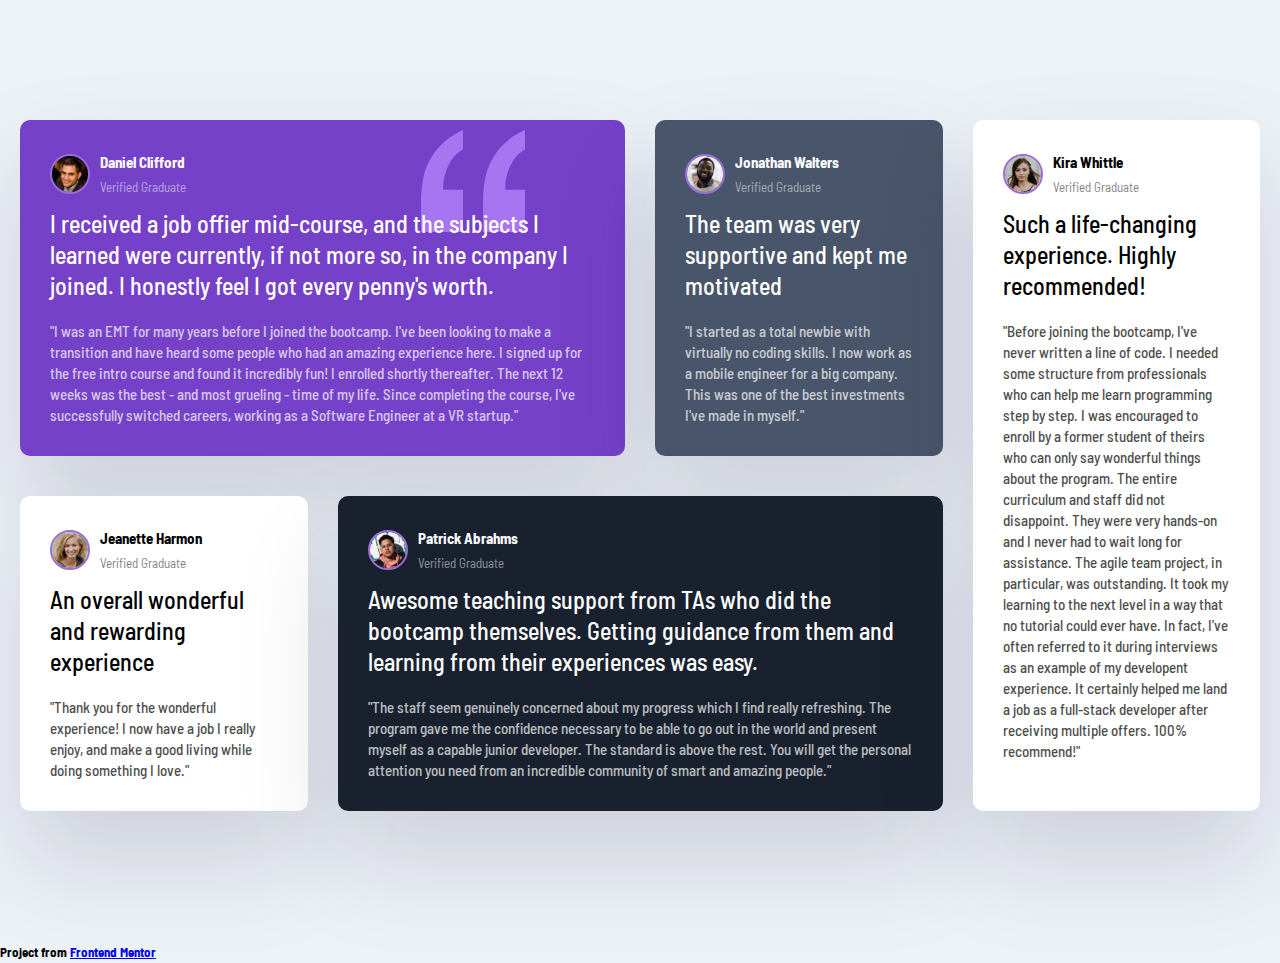
<file: project/index.html>
<!DOCTYPE html>
<html lang="en">
  <head>
    <meta charset="UTF-8" />
    <meta http-equiv="X-UA-Compatible" content="IE=edge" />
    <meta name="viewport" content="width=device-width, initial-scale=1.0" />
    <link rel="stylesheet" href="style.css" />
    <title>Testimonials</title>
  </head>
  <body>
    <!-- TESTIMONIALS GRID CONTAINER-->
    <div class="testimonials">
      <div class="card card--bg-purple">
        <!-- using the BEM syntax -->
        <header class="card__header">
          <img src="images/image-daniel.jpg" class="card_img" alt="" />
          <div>
            <h3>Daniel Clifford</h3>
            <p>Verified Graduate</p>
          </div>
        </header>
        <p class="card__lead">
          I received a job offier mid-course, and the subjects I learned were
          currently, if not more so, in the company I joined. I honestly feel I
          got every penny's worth.
        </p>
        <p class="card__quote">
          "I was an EMT for many years before I joined the bootcamp. I've been
          looking to make a transition and have heard some people who had an
          amazing experience here. I signed up for the free intro course and
          found it incredibly fun! I enrolled shortly thereafter. The next 12
          weeks was the best - and most grueling - time of my life. Since
          completing the course, I've successfully switched careers, working as
          a Software Engineer at a VR startup."
        </p>
      </div>

      <!-- Jonathan Walters -->
      <div class="card card--bg-gray-blue">
        <header class="card__header">
          <img src="images/image-jonathan.jpg" class="card_img" alt="" />
          <div>
            <h3>Jonathan Walters</h3>
            <p>Verified Graduate</p>
          </div>
        </header>
        <p class="card__lead">
          The team was very supportive and kept me motivated
        </p>
        <p class="card__quote">
          "I started as a total newbie with virtually no coding skills. I now
          work as a mobile engineer for a big company. This was one of the best
          investments I've made in myself."
        </p>
      </div>
      <!-- Jeanette Harmon -->
      <div class="card">
        <header class="card__header">
          <img src="images/image-jeanette.jpg" class="card_img" alt="" />
          <div>
            <h3>Jeanette Harmon</h3>
            <p>Verified Graduate</p>
          </div>
        </header>
        <p class="card__lead">An overall wonderful and rewarding experience</p>
        <p class="card__quote">
          "Thank you for the wonderful experience! I now have a job I really
          enjoy, and make a good living while doing something I love."
        </p>
      </div>
      <!-- Patrick Abrahms -->
      <div class="card card--bg-black-blue">
        <header class="card__header">
          <img src="images/image-patrick.jpg" class="card_img" alt="" />
          <div>
            <h3>Patrick Abrahms</h3>
            <p>Verified Graduate</p>
          </div>
        </header>
        <p class="card__lead">
          Awesome teaching support from TAs who did the bootcamp themselves.
          Getting guidance from them and learning from their experiences was
          easy.
        </p>
        <p class="card__quote">
          "The staff seem genuinely concerned about my progress which I find
          really refreshing. The program gave me the confidence necessary to be
          able to go out in the world and present myself as a capable junior
          developer. The standard is above the rest. You will get the personal
          attention you need from an incredible community of smart and amazing
          people."
        </p>
      </div>
      <!-- Kira Whittle -->
      <div class="card">
        <header class="card__header">
          <img src="images/image-kira.jpg" class="card_img" alt="" />
          <div>
            <h3>Kira Whittle</h3>
            <p>Verified Graduate</p>
          </div>
        </header>
        <p class="card__lead">
          Such a life-changing experience. Highly recommended!
        </p>
        <p class="card__quote">
          "Before joining the bootcamp, I've never written a line of code. I
          needed some structure from professionals who can help me learn
          programming step by step. I was encouraged to enroll by a former
          student of theirs who can only say wonderful things about the program.
          The entire curriculum and staff did not disappoint. They were very
          hands-on and I never had to wait long for assistance. The agile team
          project, in particular, was outstanding. It took my learning to the
          next level in a way that no tutorial could ever have. In fact, I've
          often referred to it during interviews as an example of my developent
          experience. It certainly helped me land a job as a full-stack
          developer after receiving multiple offers. 100% recommend!"
        </p>
      </div>
    </div>

    <footer>
      <h4>
        Project from
        <a
          href="https://www.frontedmentor.io/challenges/testimonials-grid-section-Nnw6J7Un7"
          >Frontend Mentor</a
        >
      </h4>
    </footer>
  </body>
</html>
</file>
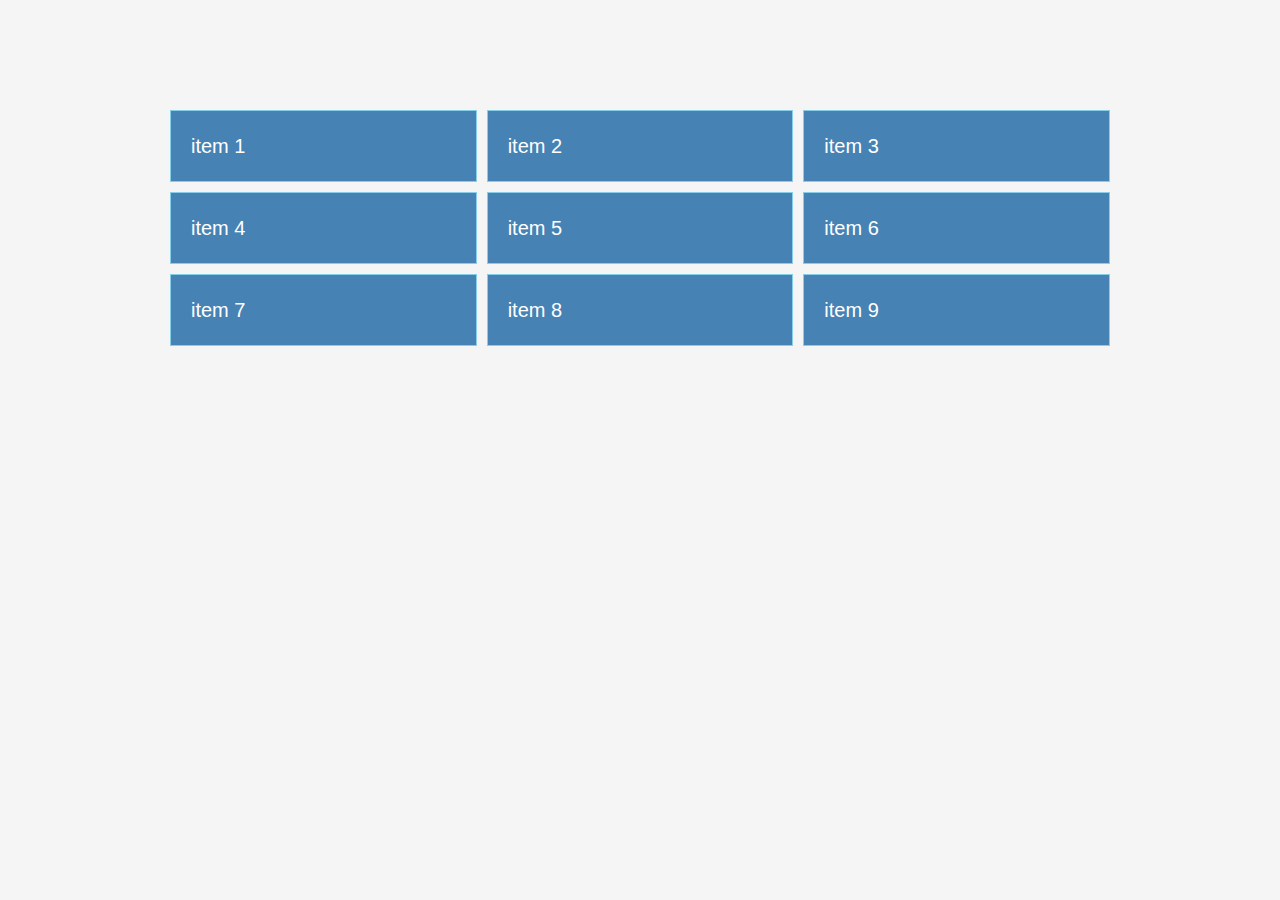
<file: grid.html>
<!DOCTYPE html>
<html lang="en">
  <head>
    <meta charset="UTF-8" />
    <meta http-equiv="X-UA-Compatible" content="IE=edge" />
    <meta name="viewport" content="width=device-width, initial-scale=1.0" />
    <link rel="stylesheet" href="grid.css" />
    <title>CSS Grid by Brad Traversy</title>
  </head>
  <body>
    <div class="container">
      <!-- nine divs -->
      <div class="item">item 1</div>
      <div class="item">item 2</div>
      <div class="item">item 3</div>
      <div class="item">item 4</div>
      <div class="item">item 5</div>
      <div class="item">item 6</div>
      <div class="item">item 7</div>
      <div class="item">item 8</div>
      <div class="item">item 9</div>
    </div>
  </body>
</html>
</file>
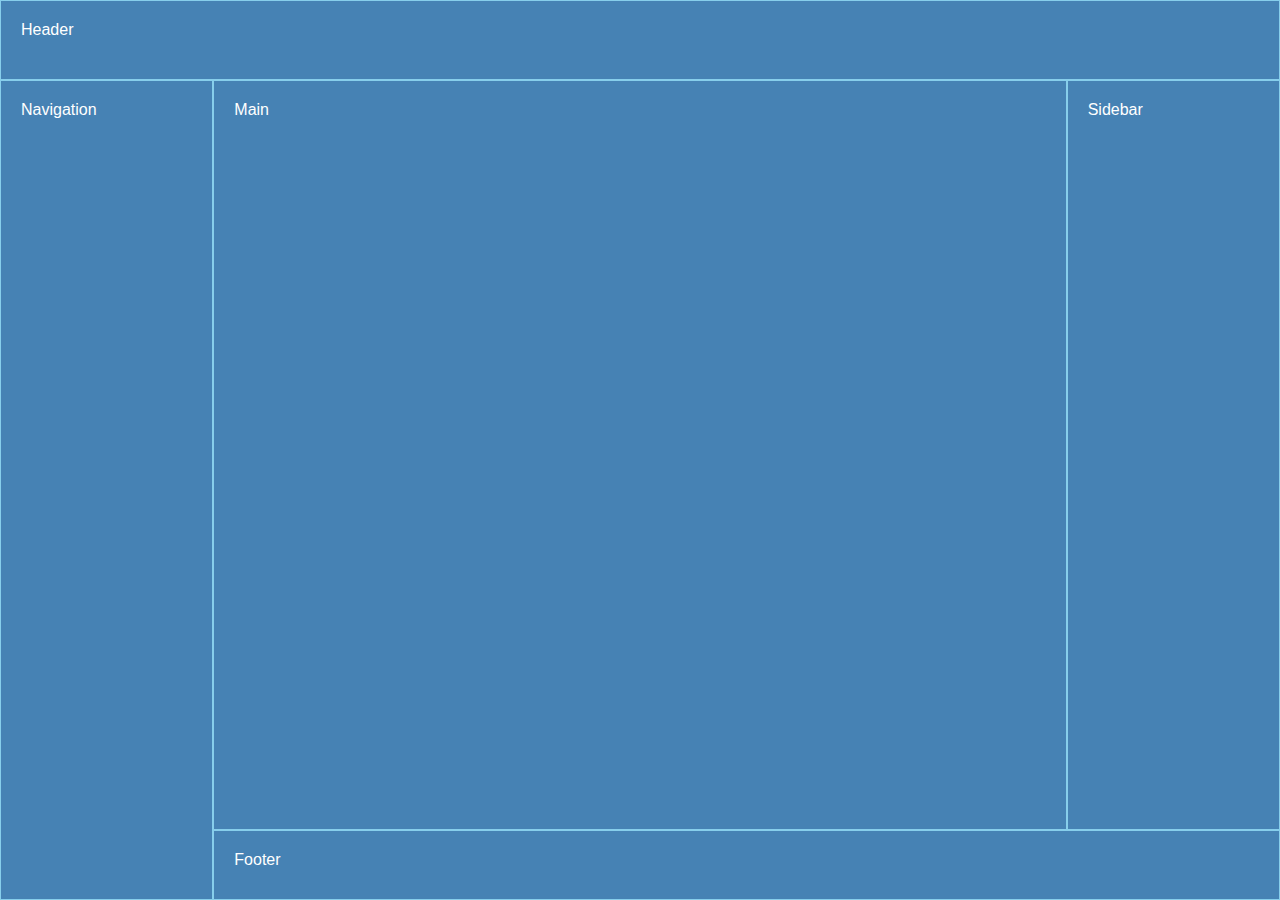
<file: grid2.html>
<!DOCTYPE html>
<html lang="en">
  <head>
    <meta charset="UTF-8" />
    <meta http-equiv="X-UA-Compatible" content="IE=edge" />
    <meta name="viewport" content="width=device-width, initial-scale=1.0" />
    <link rel="stylesheet" href="grid2.css" />
    <title>CSS Grid Template Areas</title>
  </head>
  <body>
    <!-- using the body as the Grid Container-->
    <header>Header</header>
    <main>Main</main>
    <nav>Navigation</nav>
    <aside>Sidebar</aside>
    <footer>Footer</footer>
  </body>
</html>
</file>
<file: grid.css>
/*Boilerplate CSS*/
* {
    box-sizing: border-box;
    padding: 0;
    margin: 0;
}
body {
    font-family: 'Open Sans', sans-serif;
    font-size: 16px;
    line-height: 1.5;
    color: #333;
    background: #f5f5f5;
}

/* === Container Code === */
.container {
    max-width: 960px;
    margin: 100px auto;
    padding: 10px;
    display: grid;
    /* grid-template-columns: repeat(3, 1fr); */
    grid-template-columns: repeat(auto-fill, minmax(300px, 1fr));
    gap: 10px;

    /* align-items: end;
    justify-content: end; */
    /* column-gap: 10px;
    row-gap: 10px; */
    /* grid-auto-rows: minmax(100px, auto);
    grid-template-rows: repeat(3, 1fr); */
}

/* === Item Code === */
.item {
    background: steelblue;
    color: #fff;
    font-size: 20px;
    padding: 20px;
    border: skyblue 1px solid;
}

/* === MEDIA QUERIES === */
@media (max-width: 500px) {
    .container {
        grid-template-columns: 1fr;
    }
}


/* === SPANS ===*/
/* == pseudo selector colon: == */
/* align-self: center; y-axis vertical alignment*/
/* justify-self: center; x-axis horizontal alignment */
/* .item:nth-of-type(2) {
    height: 100px;
    width: 100px;
} */

/* spans 1st Item across two columns */
/* .item:nth-of-type(1) {
    background: #000;
    grid-column-start: 1; 
    grid-column-end: 3;
    grid-column: 1 / 3;
    grid-column: 1 / span 3;
} */

/* shorthand from 2nd row to 4th row */
/* .item:nth-of-type(3) {
    background: #333;
    grid-row: 2 / 4; 
} */

 /* shorthand from 2nd row to 4th row */
/* .item:nth-of-type(4) {
    background: #555;
    grid-row: 2 / 4;
} */
</file>
<file: grid2.css>
/* === BOILERPLATE CSS === */
* {
    box-sizing: border-box;
    padding: 0;
    margin: 0;
}

/* == BODY with be the Grid == */
body {
    font-family: 'Open Sans', sans-serif;
    font-size: 16px;
    height: 100vh;

    display: grid;
    grid-template-areas:
    'header header header'
    'nav content sidebar'
    'nav footer footer';
    grid-template-columns: 1fr 4fr 1fr;
    grid-template-rows: 80px 1fr 70px;
}

/* == ELEMENTS INTO BLUE BOXES == */
header, footer, main, aside, nav {
    background-color: steelblue;
    color: #fff;
    padding: 20px;
    border: skyblue 1px solid;
}

/* == SETTING GRID AREA == */
header {
    grid-area: header;
}
nav {
    grid-area: nav;
}
main {
    grid-area: content;
}
aside {
    grid-area: sidebar;
}
footer {
    grid-area: footer;
}
</file>
<file: project/style.css>
/* === BOILERPLATE STYLING === */
@import url('https://fonts.googleapis.com/css2?family=Barlow+Semi+Condensed:wght@200;300;400;700&display=swap');

/* == RESET CODE == */
* {
    box-sizing: border-box;
    margin: 0;
    padding: 0;
}

/* == BODY BASIC STYLE == */
body {
    background: #edf2f8;
    font-family: 'Barlow Semi Condensed', sans-serif;
    line-height: 1.7;
    font-size: 13px;
}

/* == TESTIMONIALS CONTAINER with GRID properties== */
.testimonials {
    max-width: 1440px;
    margin: 100px auto;
    padding: 20px;
    display: grid;
    grid-template-columns: repeat(4, 1fr);
    gap: 30px;
}

/* == CARD SETUP == */
.card {
    background: #fff;
    border-radius: 10px;
    padding: 30px;
    box-shadow: rgba(17, 12, 46, 0.15) 0px 48px 100px 0px;
    margin-bottom: 10px;
}

/* == FLEXBOX CODE to ALIGN for the image and header with text == */
.card__header {
    display: flex;
    align-items: center;
    margin-bottom: 10px;
}
.card__header h3 {
    font-size: 15px;
}
.card__header p {
    opacity: 50%;
}
.card_img {
    width: 40px;
    height: 40px;
    border-radius: 50%;
    border: 2px solid #996ed9;
    margin-right: 10px;
}
.card__lead {
    font-size: 1.5rem;
    font-weight: 500;
    line-height: 1.3;
    margin-bottom: 20px;
}
.card__quote {
    font-size: 15px;
    font-weight: 500;
    line-height: 1.4;
    opacity: 70%;
}
.card--bg-purple {
    background: hsl(263, 55%, 52%);
    color: #fff;
    background-image: url('./images/bg-pattern-quotation.svg');
    background-repeat: no-repeat;
    background-position: top 10px right 100px;
}
.card--bg-gray-blue {
    background: hsl(217, 19%, 35%);
    color: #fff;
}
.card--bg-black-blue {
    background: hsl(219, 29%, 14%);
    color: #fff;
}

/* == GRID CODE == */
/* = Daniel = */
.card:nth-of-type(1) {
    grid-column: 1 / 3;
}
/* = Patrick = */
.card:nth-of-type(4) {
    grid-column: 2 / 4;
    grid-row: 2 / 3;
}
/* = Kira = */
.card:nth-of-type(5) {
    grid-column: 4 / 5;
    grid-row: 1 / 3;
}

.footer {
    text-align: center;
}

/* === RESPONSIVE CODE === */
@media(max-width: 768px) {
    .testimonials {
        grid-template-columns: 1fr;
        width: 100%;
    }
    /* = Daniel = */
    .card:nth-of-type(1) {
    grid-column: 1 / 2;
    }
    /* = Patrick = */
    .card:nth-of-type(4) {
    grid-column: 1 / 2;
    grid-row: 4 / 5;
    }
    /* = Kira = */
    .card:nth-of-type(5) {
    grid-column: 1 / 2;
    grid-row: 5 / 6;
    }
}
</file>
